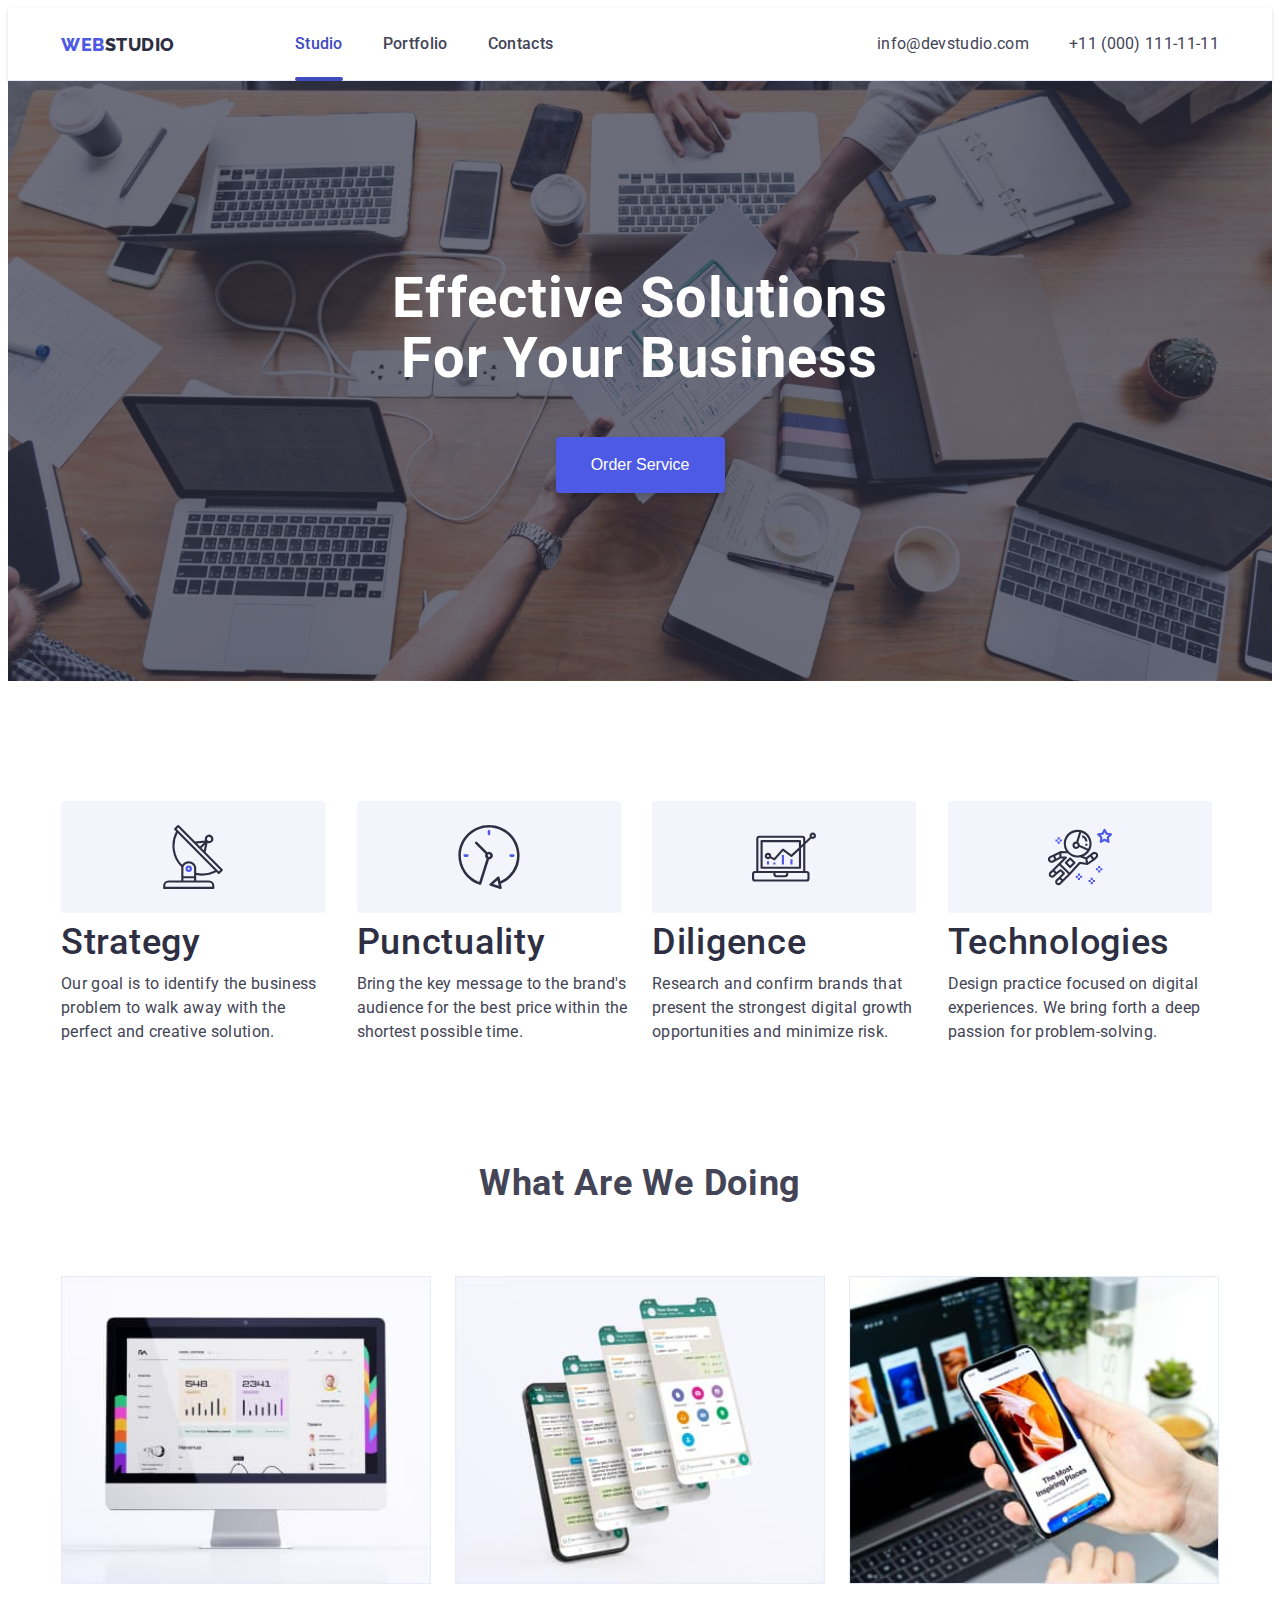
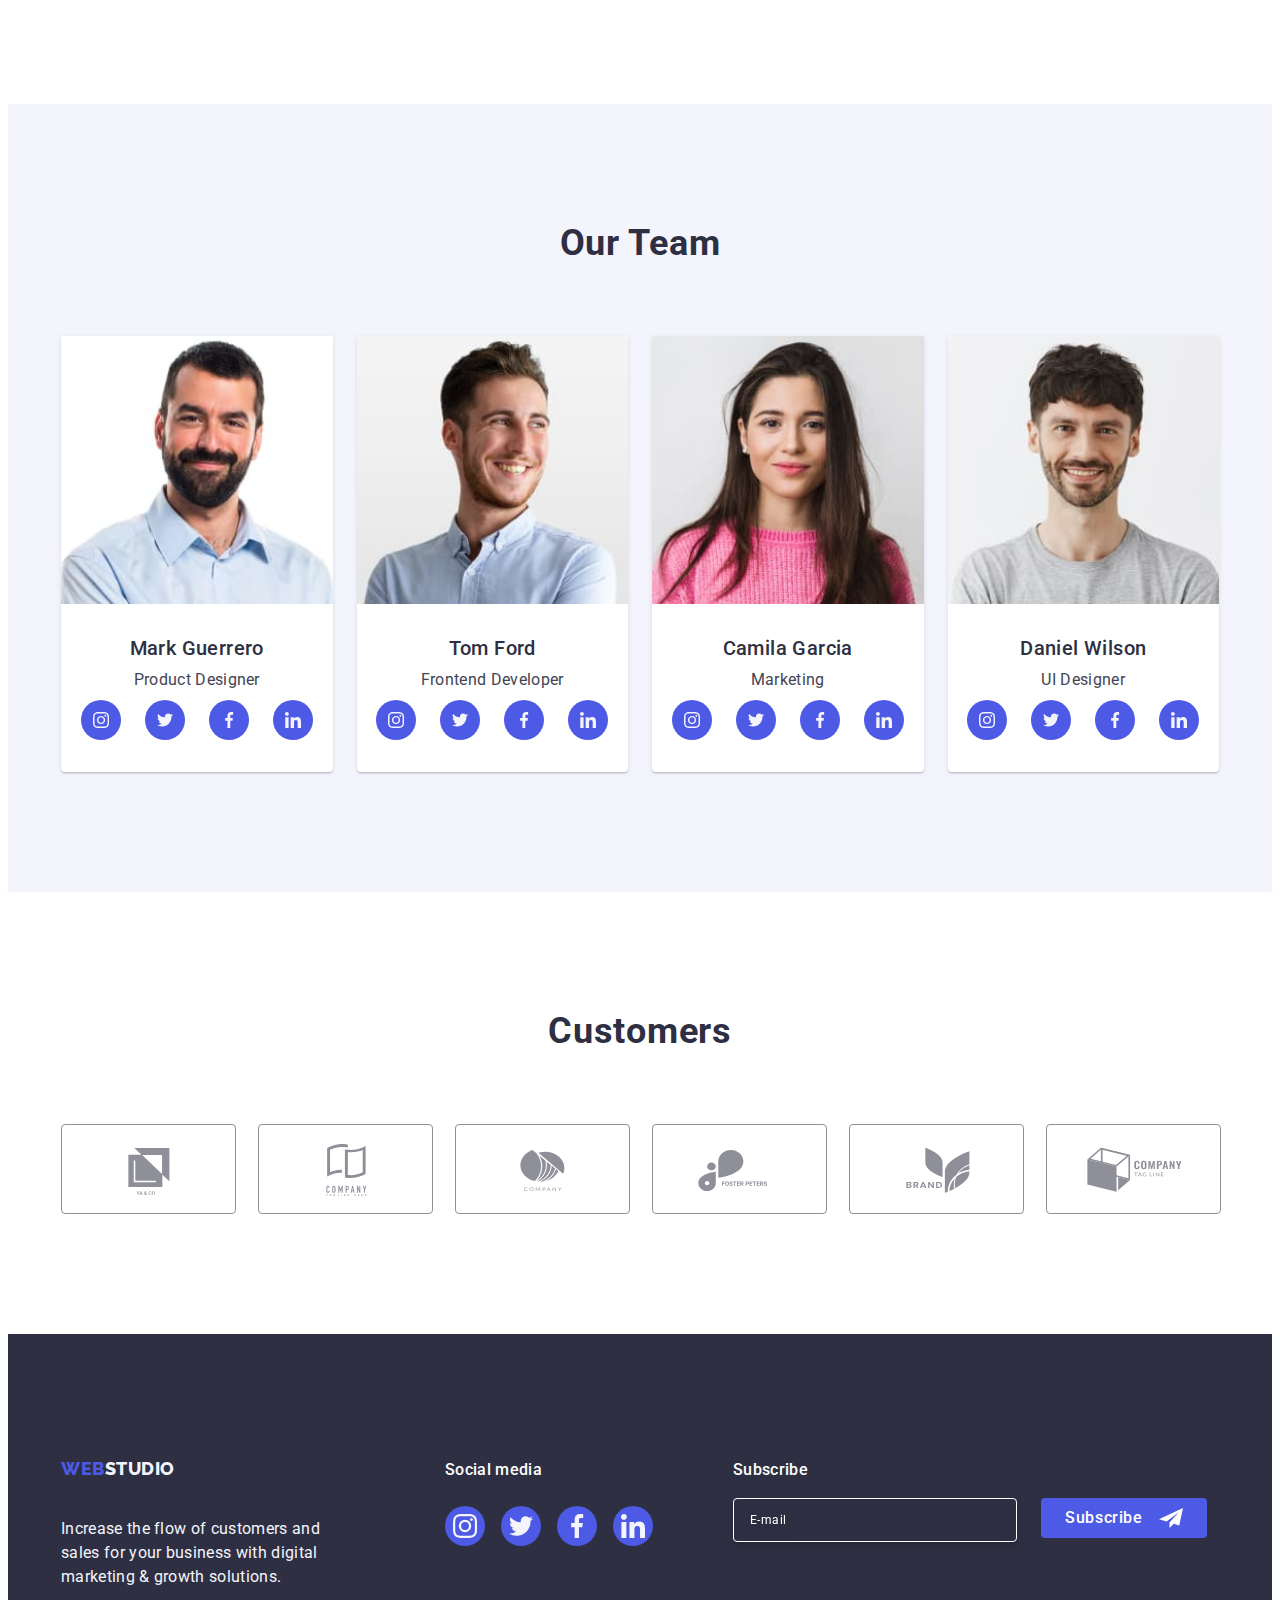
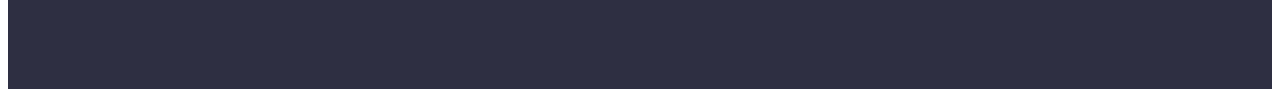
<file: index.html>
<!DOCTYPE html>
<html lang="en">
  <head>
    <meta charset="UTF-8" />
    <meta name="viewport" content="width=device-width, initial-scale=1.0" />
    <title>WebStudio</title>
    <link rel="preconnect" href="https://fonts.googleapis.com" />
    <link rel="preconnect" href="https://fonts.gstatic.com" crossorigin />
    <link rel="shortcut icon" href="./images/Logo.svg" type="image/x-icon" />

    <link
      rel="stylesheet"
      href="https://cdnjs.cloudflare.com/ajax/libs/modern-normalize/2.0.0/modern-normalize.min.css"
      integrity="sha512-4xo8blKMVCiXpTaLzQSLSw3KFOVPWhm/TRtuPVc4WG6kUgjH6J03IBuG7JZPkcWMxJ5huwaBpOpnwYElP/m6wg=="
      crossorigin="anonymous"
      referrerpolicy="no-referrer"
    />

    <link
      href="https://fonts.googleapis.com/css2?family=Raleway:wght@800&family=Roboto:wght@400;500;700;900&display=swap"
      rel="stylesheet"
    />

    <link rel="stylesheet" href="./css/styles.css" />
    <link rel="stylesheet" href="./css/media.css" />
  </head>
  <body>
    <!--? Header -->
    <header class="header-border">
      <div class="container header-wrap">
        <nav class="header-nav">
          <a class="nav-logo" href="./index.html">Web<span class="logo-style">Studio</span></a>
          <ul class="header-list list">
            <li><a class="header-nav-link active" href="./index.html">Studio</a></li>
            <li><a class="header-nav-link" href="./portfolio.html">Portfolio</a></li>
            <li><a class="header-nav-link" href="">Contacts</a></li>
          </ul>
        </nav>

        <address class="header-contacts">
          <ul class="header-list list">
            <li>
              <a class="contacts" href="mailto:info@devstudio.com">info@devstudio.com</a>
            </li>
            <li><a class="contacts" href="tel:+110001111111">+11 (000) 111-11-11</a></li>
          </ul>
        </address>
        <button class="mob-menu-open" data-menu-open type="button">
          <svg width="32" height="32">
            <use class="mob-menu-icon" href="./images/icons.svg#icon-mob-menu"></use>
          </svg>
        </button>

        <div class="mob-menu is-hidden" data-menu>
          <button class="mob-menu-close-btn" data-menu-close type="button">
            <svg class="mob-menu-cls-icon" width="8" height="8">
              <use href="./images/icons.svg#icon-close-black"></use>
            </svg>
          </button>
          <div>
            <ul class="mob-list-top list">
              <li><a class="mob-nav-link active" href="./index.html">Studio</a></li>
              <li><a class="mob-nav-link" href="./portfolio.html">Portfolio</a></li>
              <li><a class="mob-nav-link" href="">Contacts</a></li>
            </ul>
          </div>
          <div>
            <address class="mob-contacts">
              <ul class="mob-list list">
                <li>
                  <a class="mob-menu-contacts" href="mailto:info@devstudio.com">info@devstudio.com</a>
                </li>
                <li><a class="mob-menu-contacts" href="tel:+110001111111">+11 (000) 111-11-11</a></li>
              </ul>
            </address>
            <ul class="mob-menu-social-link">
              <li class="mob-menu-social-item">
                <a
                  class="social-item-link"
                  href="https://www.instagram.com/"
                  target="_blank"
                  rel="noreferrer noopener nofollow"
                  ><svg width="24" height="24" class="social-icon">
                    <use href="./images/icons.svg#icon-instagram"></use></svg
                ></a>
              </li>
              <li class="mob-menu-social-item">
                <a class="social-item-link" href="" rel="noreferrer noopener nofollow"
                  ><svg width="24" height="24" class="social-icon">
                    <use href="./images/icons.svg#icon-twitter"></use></svg
                ></a>
              </li>
              <li class="mob-menu-social-item">
                <a class="social-item-link" href="">
                  <svg width="24" height="24" class="social-icon">
                    <use href="./images/icons.svg#icon-facebook"></use>
                  </svg>
                </a>
              </li>
              <li class="mob-menu-social-item">
                <a class="social-item-link" href="">
                  <svg width="24" height="24" class="social-icon">
                    <use href="./images/icons.svg#icon-linkedin"></use>
                  </svg>
                </a>
              </li>
            </ul>
          </div>
        </div>
      </div>
    </header>

    <!--? Main -->
    <main>
      <!--? Section Hero -->
      <section class="hero">
        <div class="container">
          <h1 class="hero-title">Effective Solutions for Your Business</h1>
          <button class="main-btn" type="button" data-modal-open>Order Service</button>
        </div>
      </section>

      <!--? Features -->
      <section class="features section">
        <div class="container">
          <h2 class="visually-hidden">features</h2>
          <ul class="features-list list">
            <li class="features-item">
              <div class="features-icon">
                <svg width="64" height="64">
                  <use href="./images/icons.svg#icon-antenna"></use>
                </svg>
              </div>
              <h3 class="features-title">Strategy</h3>
              <p class="features-text">
                Our goal is to identify the business problem to walk away with the perfect and
                creative solution.
              </p>
            </li>
            <li class="features-item">
              <div class="features-icon">
                <svg width="64" height="64">
                  <use href="./images/icons.svg#icon-clock"></use>
                </svg>
              </div>
              <h3 class="features-title">Punctuality</h3>
              <p class="features-text">
                Bring the key message to the brand's audience for the best price within the shortest
                possible time.
              </p>
            </li>
            <li class="features-item">
              <div class="features-icon">
                <svg width="64" height="64">
                  <use href="./images/icons.svg#icon-diagram"></use>
                </svg>
              </div>
              <h3 class="features-title">Diligence</h3>
              <p class="features-text">
                Research and confirm brands that present the strongest digital growth opportunities
                and minimize risk.
              </p>
            </li>
            <li class="features-item">
              <div class="features-icon">
                <svg width="64" height="64">
                  <use href="./images/icons.svg#icon-astronaut"></use>
                </svg>
              </div>
              <h3 class="features-title">Technologies</h3>
              <p class="features-text">
                Design practice focused on digital <br />
                experiences. We bring forth a deep passion for problem-solving.
              </p>
            </li>
          </ul>
        </div>
      </section>

      <!--? Portfolio -->
      <section class="portfolio section">
        <div class="container">
          <h2 class="portfolio-title center-title">What are we doing</h2>
          <ul class="portfolio-list list">
            <li class="portfolio-item">
              <img
                srcset="./images/computer.jpg 1x, ./images/computer-2x.jpg 2x"
                src="./images/computer.jpg"
                alt="computer"
                width="360"
              />
            </li>
            <li class="portfolio-item">
              <img
                srcset="./images/app.jpg 1x, ./images/app-2x.jpg 2x"
                src="./images/app.jpg"
                alt="app"
                width="360"
              />
            </li>
            <li class="portfolio-item">
              <img
                srcset="./images/phone.jpg 1x, ./images/phone-2x.jpg 2x"
                src="./images/phone.jpg"
                alt="phone"
                width="360"
              />
            </li>
          </ul>
        </div>
      </section>

      <!--? Team -->
      <section class="team section">
        <div class="container">
          <h2 class="team-title">Our Team</h2>
          <ul class="team-wrap list">
            <li class="team-item">
              <img
                srcset="./images/Mark_Guerrero.jpg 1x, ./images/Mark_Guerrero-2x.jpg 2x"
                src="./images/Mark_Guerrero.jpg"
                alt="Mark Guerrero"
                width="264"
              />
              <div class="card-container">
                <h3 class="team-member-title">Mark Guerrero</h3>
                <p class="team-text">Product Designer</p>
                <ul class="social-link">
                  <li class="social-item">
                    <a
                      class="social-item-link"
                      href="https://www.instagram.com/"
                      target="_blank"
                      rel="noreferrer noopener nofollow"
                      ><svg width="16" height="16" class="social-icon">
                        <use href="./images/icons.svg#icon-instagram"></use></svg
                    ></a>
                  </li>
                  <li class="social-item">
                    <a class="social-item-link" href="" rel="noreferrer noopener nofollow"
                      ><svg width="16" height="16" class="social-icon">
                        <use href="./images/icons.svg#icon-twitter"></use></svg
                    ></a>
                  </li>
                  <li class="social-item">
                    <a class="social-item-link" href="">
                      <svg width="16" height="16" class="social-icon">
                        <use href="./images/icons.svg#icon-facebook"></use>
                      </svg>
                    </a>
                  </li>
                  <li class="social-item">
                    <a class="social-item-link" href="">
                      <svg width="16" height="16" class="social-icon">
                        <use href="./images/icons.svg#icon-linkedin"></use>
                      </svg>
                    </a>
                  </li>
                </ul>
              </div>
            </li>
            <li class="team-item">
              <img
                srcset="./images/Tom_Ford.jpg 1x, ./images/Tom_Ford-2x.jpg 2x"
                src="./images/Tom_Ford.jpg"
                alt="Tom Ford"
                width="264"
              />
              <div class="card-container">
                <h3 class="team-member-title center-title">Tom Ford</h3>
                <p class="team-text">Frontend Developer</p>
                <ul class="social-link">
                  <li class="social-item">
                    <a
                      class="social-item-link"
                      href="https://www.instagram.com/"
                      target="_blank"
                      rel="noreferrer noopener nofollow"
                      ><svg width="16" height="16" class="social-icon">
                        <use href="./images/icons.svg#icon-instagram"></use></svg
                    ></a>
                  </li>
                  <li class="social-item">
                    <a class="social-item-link" href="" rel="noreferrer noopener nofollow"
                      ><svg width="16" height="16" class="social-icon">
                        <use href="./images/icons.svg#icon-twitter"></use></svg
                    ></a>
                  </li>
                  <li class="social-item">
                    <a class="social-item-link" href="">
                      <svg width="16" height="16" class="social-icon">
                        <use href="./images/icons.svg#icon-facebook"></use>
                      </svg>
                    </a>
                  </li>
                  <li class="social-item">
                    <a class="social-item-link" href="">
                      <svg width="16" height="16" class="social-icon">
                        <use href="./images/icons.svg#icon-linkedin"></use>
                      </svg>
                    </a>
                  </li>
                </ul>
              </div>
            </li>
            <li class="team-item">
              <img
                srcset="./images/Camila_Garcia.jpg 1x, ./images/Camila_Garcia-2x.jpg 2x"
                src="./images/Camila_Garcia.jpg"
                alt="Camila Garcia"
                width="264"
              />
              <div class="card-container">
                <h3 class="team-member-title center-title">Camila Garcia</h3>
                <p class="team-text">Marketing</p>
                <ul class="social-link">
                  <li class="social-item">
                    <a
                      class="social-item-link"
                      href="https://www.instagram.com/"
                      target="_blank"
                      rel="noreferrer noopener nofollow"
                      ><svg width="16" height="16" class="social-icon">
                        <use href="./images/icons.svg#icon-instagram"></use></svg
                    ></a>
                  </li>
                  <li class="social-item">
                    <a class="social-item-link" href="" rel="noreferrer noopener nofollow"
                      ><svg width="16" height="16" class="social-icon">
                        <use href="./images/icons.svg#icon-twitter"></use></svg
                    ></a>
                  </li>
                  <li class="social-item">
                    <a class="social-item-link" href="">
                      <svg width="16" height="16" class="social-icon">
                        <use href="./images/icons.svg#icon-facebook"></use>
                      </svg>
                    </a>
                  </li>
                  <li class="social-item">
                    <a class="social-item-link" href="">
                      <svg width="16" height="16" class="social-icon">
                        <use href="./images/icons.svg#icon-linkedin"></use>
                      </svg>
                    </a>
                  </li>
                </ul>
              </div>
            </li>
            <li class="team-item">
              <img
                srcset="./images/Daniel_Wilson.jpg 1x, ./images/Daniel_Wilson-2x.jpg 2x"
                src="./images/Daniel_Wilson.jpg"
                alt="Daniel Wilson"
                width="264"
              />
              <div class="card-container">
                <h3 class="team-member-title center-title">Daniel Wilson</h3>
                <p class="team-text">UI Designer</p>
                <ul class="social-link">
                  <li class="social-item">
                    <a
                      class="social-item-link"
                      href="https://www.instagram.com/"
                      target="_blank"
                      rel="noreferrer noopener nofollow"
                      ><svg width="16" height="16" class="social-icon">
                        <use href="./images/icons.svg#icon-instagram"></use></svg
                    ></a>
                  </li>
                  <li class="social-item">
                    <a class="social-item-link" href="" rel="noreferrer noopener nofollow"
                      ><svg width="16" height="16" class="social-icon">
                        <use href="./images/icons.svg#icon-twitter"></use></svg
                    ></a>
                  </li>
                  <li class="social-item">
                    <a class="social-item-link" href="">
                      <svg width="16" height="16" class="social-icon">
                        <use href="./images/icons.svg#icon-facebook"></use>
                      </svg>
                    </a>
                  </li>
                  <li class="social-item">
                    <a class="social-item-link" href="">
                      <svg width="16" height="16" class="social-icon">
                        <use href="./images/icons.svg#icon-linkedin"></use>
                      </svg>
                    </a>
                  </li>
                </ul>
              </div>
            </li>
          </ul>
        </div>
      </section>

      <section class="section customers">
        <div class="container">
          <h2 class="customers-title center-title">Customers</h2>
          <ul class="customers-list">
            <li class="customers-item">
              <a class="customers-link" href="">
                <svg class="customers-logo" width="110" height="56">
                  <use href="./images/icons.svg#icon-client1"></use>
                </svg>
              </a>
            </li>
            <li class="customers-item">
              <a class="customers-link" href="">
                <svg class="customers-logo" width="110" height="56">
                  <use href="./images/icons.svg#icon-client2"></use>
                </svg>
              </a>
            </li>
            <li class="customers-item">
              <a class="customers-link" href="">
                <svg class="customers-logo" width="110" height="56">
                  <use href="./images/icons.svg#icon-client3"></use>
                </svg>
              </a>
            </li>
            <li class="customers-item">
              <a class="customers-link" href="">
                <svg class="customers-logo" width="110" height="56">
                  <use href="./images/icons.svg#icon-client4"></use>
                </svg>
              </a>
            </li>
            <li class="customers-item">
              <a class="customers-link" href="">
                <svg class="customers-logo" width="110" height="56">
                  <use href="./images/icons.svg#icon-client5"></use>
                </svg>
              </a>
            </li>
            <li class="customers-item">
              <a class="customers-link" href="">
                <svg class="customers-logo" width="110" height="56">
                  <use href="./images/icons.svg#icon-client6"></use>
                </svg>
              </a>
            </li>
          </ul>
        </div>
      </section>
    </main>

    <!--? Footer -->
    <footer class="footer">
      <div class="container footer-wrap">
        <div class="footer-left">
          <a class="nav-logo footer-link" href="./index.html"
            >Web<span class="logo-style logo-footer">Studio</span></a
          >
          <p class="footer-text">
            Increase the flow of customers and sales for your business with digital marketing &#38;
            growth solutions.
          </p>
        </div>
        <div class="footer-social">
          <p class="footer-social-text">Social media</p>
          <ul class="social-link">
            <li class="social-item">
              <a
                class="social-item-link"
                href="https://www.instagram.com/"
                target="_blank"
                rel="noreferrer noopener nofollow"
                ><svg width="24" height="24" class="social-icon">
                  <use href="./images/icons.svg#icon-instagram"></use></svg
              ></a>
            </li>
            <li class="social-item">
              <a class="social-item-link" href="" rel="noreferrer noopener nofollow"
                ><svg width="24" height="24" class="social-icon">
                  <use href="./images/icons.svg#icon-twitter"></use></svg
              ></a>
            </li>
            <li class="social-item">
              <a class="social-item-link" href="">
                <svg width="24" height="24" class="social-icon">
                  <use href="./images/icons.svg#icon-facebook"></use>
                </svg>
              </a>
            </li>
            <li class="social-item">
              <a class="social-item-link" href="">
                <svg width="24" height="24" class="social-icon">
                  <use href="./images/icons.svg#icon-linkedin"></use>
                </svg>
              </a>
            </li>
          </ul>
        </div>
        <div class="subscribe-form">
          <p class="subscribe-title">Subscribe</p>
          <form class="modal-form">
            <label class="footer-social-text" for="client-email">
              <input
                class="subscribe-input"
                type="email"
                id="client-email"
                name="client-email"
                placeholder="E-mail"
            /></label>
            <button class="subscribe-btn" type="submit">
              Subscribe
              <svg class="btn-icon" width="24" height="24">
                <use href="./images/icons.svg#icon-telegram"></use>
              </svg>
            </button>
          </form>
        </div>
      </div>
    </footer>

    <div class="backdrop is-hidden" data-modal>
      <div class="modal">
        <button class="modal-close-btn" type="button" data-modal-close>
          <svg class="modal-cls-icon" width="8" height="8">
            <use href="./images/icons.svg#icon-close-black"></use>
          </svg>
        </button>
        <p class="modal-title">Leave your contacts and we will call you back</p>
        <form>
          <div class="modal-field">
            <label class="label" for="user-name">Name</label>
            <div class="modal-input-wrap">
              <input class="modal-input" type="text" id="user-name" name="user-name" required />
              <svg class="modal-icon" width="18" height="24">
                <use href="./images/icons.svg#icon-name"></use>
              </svg>
            </div>
          </div>
          <div class="modal-field">
            <label class="label" for="user-phone">Phone</label>
            <div class="modal-input-wrap">
              <input class="modal-input" type="tel" id="user-phone" name="user-phone" required />
              <svg class="modal-icon" width="18" height="24">
                <use href="./images/icons.svg#icon-phone"></use>
              </svg>
            </div>
          </div>
          <div class="modal-field">
            <label class="label" for="user-email">Email</label>
            <div class="modal-input-wrap">
              <input class="modal-input" type="email" id="user-email" name="user-email" required />
              <svg class="modal-icon" width="18" height="24">
                <use href="./images/icons.svg#icon-email"></use>
              </svg>
            </div>
          </div>
          <div class="modal-field textarea">
            <label class="label" for="user-comment">Comment</label>
            <textarea
              class="user-comment"
              name="user-comment"
              id="user-comment"
              placeholder="Text input"
            ></textarea>
          </div>
          <div class="checkbox-container">
            <input
              class="checkbox-input visually-hidden"
              type="checkbox"
              id="user-privacy"
              value="true"
              name="user-privacy"
              required
            />
            <label class="privacy-policy" for="user-privacy"
              ><span class="privacy-span"
                ><svg class="checkbox-icon" width="10" height="8">
                  <use href="./images/icons.svg#icon-check"></use>
                </svg> </span
              >I accept the terms and conditions of the
              <a class="privacy-link" href="">Privacy Policy</a></label
            >
          </div>
          <button class="modal-form-btn" type="submit">Send</button>
        </form>
      </div>
    </div>

    <script src="./js/mobile-menu.js"></script>
    <script src="./js/modal.js"></script>
  </body>
</html>
</file>
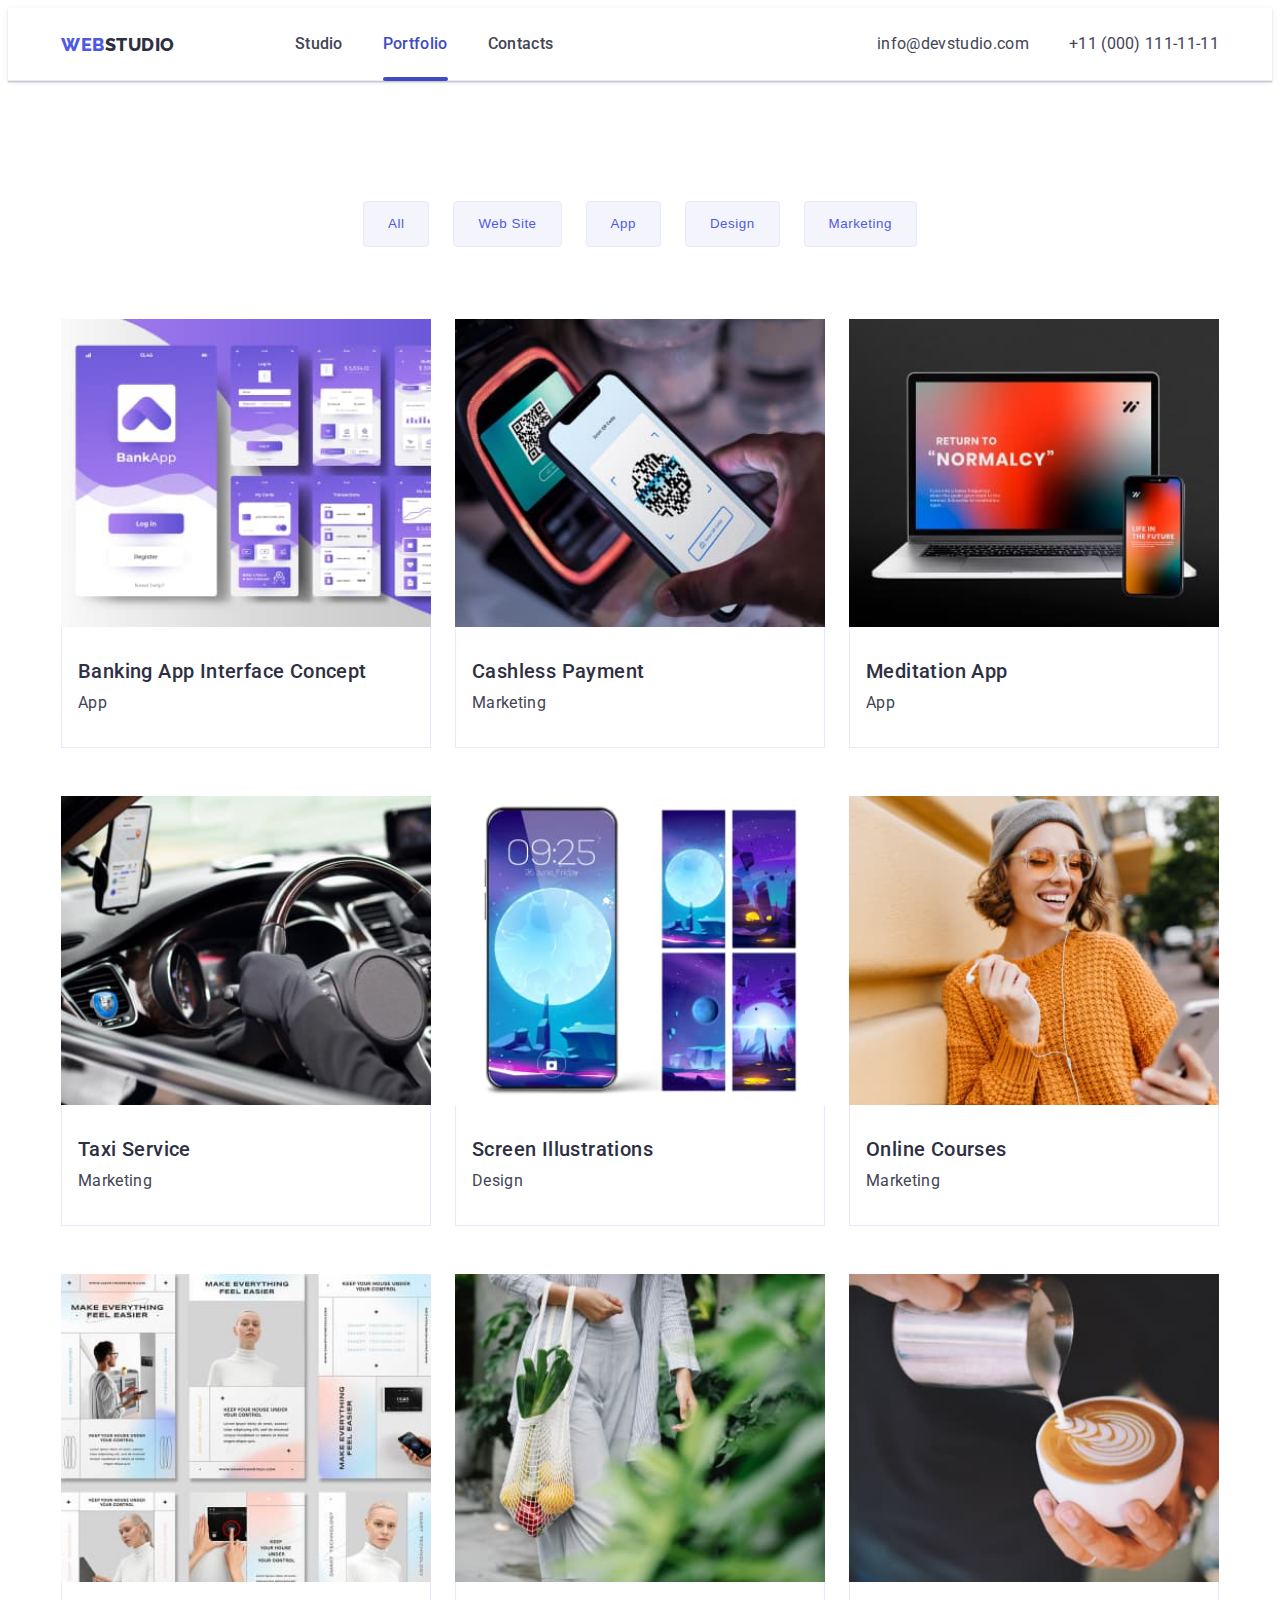
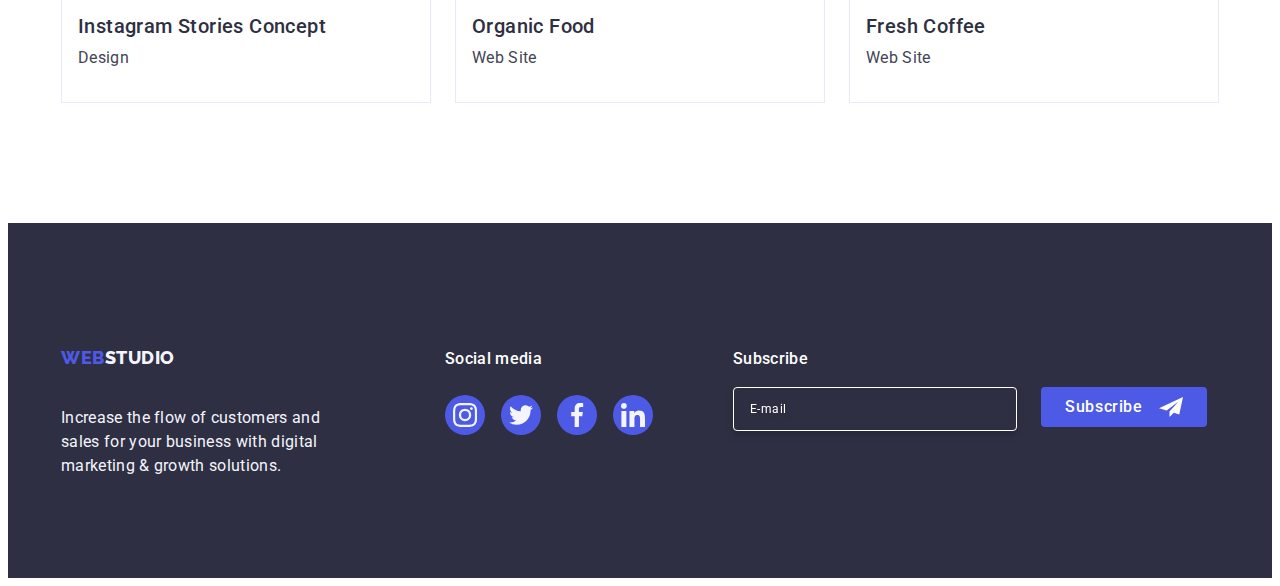
<file: portfolio.html>
<!DOCTYPE html>
<html lang="en">
  <head>
    <meta charset="UTF-8" />
    <meta name="viewport" content="width=device-width, initial-scale=1.0" />
    <title>WebStudio</title>
    <link rel="preconnect" href="https://fonts.googleapis.com" />
    <link rel="preconnect" href="https://fonts.gstatic.com" crossorigin />
    <link rel="shortcut icon" href="./images/Logo.svg" type="image/x-icon" />

    <link
      rel="stylesheet"
      href="https://cdnjs.cloudflare.com/ajax/libs/modern-normalize/2.0.0/modern-normalize.min.css"
      integrity="sha512-4xo8blKMVCiXpTaLzQSLSw3KFOVPWhm/TRtuPVc4WG6kUgjH6J03IBuG7JZPkcWMxJ5huwaBpOpnwYElP/m6wg=="
      crossorigin="anonymous"
      referrerpolicy="no-referrer"
    />

    <link
      href="https://fonts.googleapis.com/css2?family=Raleway:wght@800&family=Roboto:wght@400;500;700;900&display=swap"
      rel="stylesheet"
    />

    <link rel="stylesheet" href="./css/styles.css" />
    <link rel="stylesheet" href="./css/media.css">
  </head>
  <body>
    <!--? Header -->
    <header class="header-border">
      <div class="container header-wrap">
        <nav class="header-nav">
          <a class="nav-logo" href="./index.html">Web<span class="logo-style">Studio</span></a>
          <ul class="header-list list">
            <li><a class="header-nav-link" href="./index.html">Studio</a></li>
            <li><a class="header-nav-link active" href="./portfolio.html">Portfolio</a></li>
            <li><a class="header-nav-link" href="">Contacts</a></li>
          </ul>
        </nav>

        <address class="header-contacts">
          <ul class="header-list list">
            <li>
              <a class="contacts" href="mailto:info@devstudio.com">info@devstudio.com</a>
            </li>
            <li><a class="contacts" href="tel:+110001111111">+11 (000) 111-11-11</a></li>
          </ul>
        </address>
      </div>
    </header>

    <main>
      <section class="section services">
        <div class="container">
          <h1 class="visually-hidden">Services</h1>
          <ul class="services-btns list display-flex">
            <li>
              <button class="list-btn" type="button">All</button>
            </li>
            <li>
              <button class="list-btn" type="button">Web Site</button>
            </li>
            <li>
              <button class="list-btn" type="button">App</button>
            </li>
            <li>
              <button class="list-btn" type="button">Design</button>
            </li>
            <li>
              <button class="list-btn" type="button">Marketing</button>
            </li>
          </ul>

          <ul class="services-list list display-flex">
            <li class="services-item">
              <a class="services-link" href="">
                <div class="services-cover-wrap">
                  <img
                    src="./images/baking_app.jpg"
                    alt="Banking App Interface Concept"
                    width="360"
                  />
                  <p class="services-cover-text">
                    14 Stylish and User-Friendly App Design Concepts · Task Manager App · Calorie
                    Tracker App · Exotic Fruit Ecommerce App · Cloud Storage App
                  </p>
                </div>
                <div class="services-text-container">
                  <h2 class="services-title">Banking App Interface Concept</h2>
                  <p class="services-text">App</p>
                </div>
              </a>
            </li>
            <li class="services-item">
              <a class="services-link" href="">
                <div class="services-cover-wrap">
                  <img src="./images/cashless_payment.jpg" alt="Cashless Payment" width="360" />
                  <p class="services-cover-text">
                    14 Stylish and User-Friendly App Design Concepts · Task Manager App · Calorie
                    Tracker App · Exotic Fruit Ecommerce App · Cloud Storage App
                  </p>
                </div>
                <div class="services-text-container">
                  <h2 class="services-title">Cashless Payment</h2>
                  <p class="services-text">Marketing</p>
                </div>
              </a>
            </li>
            <li class="services-item">
              <a class="services-link" href="">
                <div class="services-cover-wrap">
                  <img src="./images/meditation_app.jpg" alt="Meditation App" width="360" />
                  <p class="services-cover-text">
                    14 Stylish and User-Friendly App Design Concepts · Task Manager App · Calorie
                    Tracker App · Exotic Fruit Ecommerce App · Cloud Storage App
                  </p>
                </div>
                <div class="services-text-container">
                  <h2 class="services-title">Meditation App</h2>
                  <p class="services-text">App</p>
                </div>
              </a>
            </li>
            <li class="services-item">
              <a class="services-link" href="">
                <div class="services-cover-wrap">
                  <img src="./images/taxi_service.jpg" alt="Taxi Service" width="360" />
                  <p class="services-cover-text">
                    14 Stylish and User-Friendly App Design Concepts · Task Manager App · Calorie
                    Tracker App · Exotic Fruit Ecommerce App · Cloud Storage App
                  </p>
                </div>
                <div class="services-text-container">
                  <h2 class="services-title">Taxi Service</h2>
                  <p class="services-text">Marketing</p>
                </div>
              </a>
            </li>
            <li class="services-item">
              <a class="services-link" href="">
                <div class="services-cover-wrap">
                  <img
                    src="./images/screen_ilustrations.jpg"
                    alt="Screen Illustrations"
                    width="360"
                  />
                  <p class="services-cover-text">
                    14 Stylish and User-Friendly App Design Concepts · Task Manager App · Calorie
                    Tracker App · Exotic Fruit Ecommerce App · Cloud Storage App
                  </p>
                </div>
                <div class="services-text-container">
                  <h2 class="services-title">Screen Illustrations</h2>
                  <p class="services-text">Design</p>
                </div>
              </a>
            </li>
            <li class="services-item">
              <a class="services-link" href="">
                <div class="services-cover-wrap">
                  <img src="./images/online_courses.jpg" alt="Online Courses" width="360" />
                  <p class="services-cover-text">
                    14 Stylish and User-Friendly App Design Concepts · Task Manager App · Calorie
                    Tracker App · Exotic Fruit Ecommerce App · Cloud Storage App
                  </p>
                </div>
                <div class="services-text-container">
                  <h2 class="services-title">Online Courses</h2>
                  <p class="services-text">Marketing</p>
                </div>
              </a>
            </li>
            <li class="services-item">
              <a class="services-link" href="">
                <div class="services-cover-wrap">
                  <img
                    src="./images/ig_st_concept.jpg"
                    alt="Instagram Stories Concept"
                    width="360"
                  />
                  <p class="services-cover-text">
                    14 Stylish and User-Friendly App Design Concepts · Task Manager App · Calorie
                    Tracker App · Exotic Fruit Ecommerce App · Cloud Storage App
                  </p>
                </div>
                <div class="services-text-container">
                  <h2 class="services-title">Instagram Stories Concept</h2>
                  <p class="services-text">Design</p>
                </div>
              </a>
            </li>
            <li class="services-item">
              <a class="services-link" href="">
                <div class="services-cover-wrap">
                  <img src="./images/organic_food.jpg" alt="Organic Food" width="360" />
                  <p class="services-cover-text">
                    14 Stylish and User-Friendly App Design Concepts · Task Manager App · Calorie
                    Tracker App · Exotic Fruit Ecommerce App · Cloud Storage App
                  </p>
                </div>
                <div class="services-text-container">
                  <h2 class="services-title">Organic Food</h2>
                  <p class="services-text">Web Site</p>
                </div>
              </a>
            </li>
            <li class="services-item">
              <a class="services-link" href="">
                <div class="services-cover-wrap">
                  <img src="./images/fresh_coffee.jpg" alt="Fresh Coffee" width="360" />
                  <p class="services-cover-text">
                    14 Stylish and User-Friendly App Design Concepts · Task Manager App · Calorie
                    Tracker App · Exotic Fruit Ecommerce App · Cloud Storage App
                  </p>
                </div>
                <div class="services-text-container">
                  <h2 class="services-title">Fresh Coffee</h2>
                  <p class="services-text">Web Site</p>
                </div>
              </a>
            </li>
          </ul>
        </div>
      </section>
    </main>

    <!--? Footer -->
    <footer class="footer">
      <div class="container footer-wrap">
        <div class="footer-left">
          <a class="nav-logo footer-link" href="./index.html"
            >Web<span class="logo-style logo-footer">Studio</span></a
          >
          <p class="footer-text">
            Increase the flow of customers and sales for your business with digital marketing &#38;
            growth solutions.
          </p>
        </div>
        <div class="footer-social">
          <p class="footer-social-text">Social media</p>
          <ul class="social-link">
            <li class="social-item">
              <a
                class="social-item-link"
                href="https://www.instagram.com/"
                target="_blank"
                rel="noreferrer noopener nofollow"
                ><svg width="24" height="24" class="social-icon">
                  <use href="./images/icons.svg#icon-instagram"></use></svg
              ></a>
            </li>
            <li class="social-item">
              <a class="social-item-link" href="" rel="noreferrer noopener nofollow"
                ><svg width="24" height="24" class="social-icon">
                  <use href="./images/icons.svg#icon-twitter"></use></svg
              ></a>
            </li>
            <li class="social-item">
              <a class="social-item-link" href="">
                <svg width="24" height="24" class="social-icon">
                  <use href="./images/icons.svg#icon-facebook"></use>
                </svg>
              </a>
            </li>
            <li class="social-item">
              <a class="social-item-link" href="">
                <svg width="24" height="24" class="social-icon">
                  <use href="./images/icons.svg#icon-linkedin"></use>
                </svg>
              </a>
            </li>
          </ul>
        </div>
        <div class="subscribe-form">
          <p class="subscribe-title">Subscribe</p>
          <form class="modal-form">
            <label class="footer-social-text" for="client-email">
              <input
                class="subscribe-input"
                type="email"
                id="client-email"
                name="client-email"
                placeholder="E-mail"
            /></label>
            <button class="subscribe-btn" type="submit">
              Subscribe
              <svg class="btn-icon" width="24" height="24">
                <use href="./images/icons.svg#icon-telegram"></use>
              </svg>
            </button>
          </form>
        </div>
      </div>
    </footer>
  </body>
</html>
</file>
<file: css/styles.css>
:root {
  /*! -------------COLORS START------------- */

  --main-bcg-color: #ffffff;
  --color-iris: #4d5ae5;
  --color-ocean: #404bbf;
  --color-navy-blue: #2e2f42;
  --color-green: #31d0aa;
  --color-slate: #434455;
  --color-light-slate: #8e8f99;
  --color-cornflower: #e7e9fc;
  --color-cloud: #f4f4fd;
  --color-navy-blue-modal: #2e2f42;
  --color-grey: #2e2f42;
  --color-dairy: #fcfcfc;
  --color-white: #ffffff;
}

/*! -------------COLORS END-------------*/

/*! -------------MAIN STYLES START-------------*/
br {
  display: none;
}
textarea,
input {
  font-family: inherit;
  outline: none;
}

.container {
  max-width: 428px;
  margin: 0 auto;
  padding: 0 15px;
}

.header-border {
  box-shadow: 0px 2px 1px rgba(46, 47, 66, 0.08), 0px 1px 1px rgba(46, 47, 66, 0.16),
    0px 1px 6px rgba(46, 47, 66, 0.08);
  border-bottom: 1px solid var(--color-cornflower);
}

body {
  font-family: 'Roboto', sans-serif;
  background-color: var(--main-bcg-color);
  color: var(--color-slate);
  line-height: 1.5;
}

img {
  display: block;
  width: 100%;
}

ul,
ol {
  padding-left: 0;
  margin-top: 0;
  margin-bottom: 0;
}

ul {
  list-style: none;
}

p,
h1,
h2,
h3,
h4,
h5,
h6 {
  margin-top: 0;
  margin-bottom: 0;
}

h1 {
  color: var(--main-bcg-color);
  font-size: 32px;
  line-height: 1.11;
  letter-spacing: 0.02em;
  max-width: 320px;
  margin: 0 auto;
  margin-bottom: 72px;
  text-transform: capitalize;
}

h2 {
  font-size: 36px;
  line-height: 1.11;
  letter-spacing: 0.02em;
}

h3 {
  color: var(--color-navy-blue);
  letter-spacing: 0.02em;
  text-align: center;
  font-size: 20px;
  font-weight: 700;
  line-height: 1.1;
  text-transform: capitalize;
}

a {
  text-decoration: none;
  display: block;
  color: inherit;
}

address {
  font-style: normal;
}

button {
  cursor: pointer;
  border: 0;
}

span {
  color: var(--color-navy-blue);
}

.visually-hidden {
  position: absolute;
  width: 1px;
  height: 1px;
  margin: -1px;
  border: 0;
  padding: 0;
  white-space: nowrap;
  clip-path: inset(100%);
  clip: rect(0 0 0 0);
  overflow: hidden;
}
.center-title {
  text-align: center;
}

.section {
  padding: 96px 0;
  /* text-align: center; */
}

.list {
  list-style: none;
}

/*! -------------MAIN STYLES END-------------*/

/*! -------------HEADER START-------------*/

.header-wrap {
  display: flex;
}

.header-nav {
  display: flex;
  align-items: center;
}

.header-nav-link:hover {
  color: var(--color-ocean);
}

.nav-logo {
  margin-right: 76px;
}

.header-list {
  display: none;
  margin-left: auto;
}

.header-contacts {
  margin-left: auto;
}

.nav-logo {
  font-family: 'Raleway', sans-serif;
  font-weight: 800;
  font-size: 18px;
  line-height: 1.17;
  letter-spacing: 0.03em;
  text-transform: uppercase;
  color: var(--color-iris);
  padding: 24px 0 22px 0;
}

.mob-nav-link {
  font-weight: 500;
  position: relative;
  letter-spacing: 0.02em;
  color: var(--color-navy-blue);
  padding: 24px 0;
  transition: color 250ms cubic-bezier(0.4, 0, 0.2, 1);
  display: inline-block;
}
.mob-list-top {
  display: flex;
  flex-direction: column;
  gap: 20px;
  padding-top: 80px;
}
.mob-list {
  gap: 20px;
}
.mob-nav-link {
  padding: 0;
  font-size: 25px;
}

.active {
  color: var(--color-ocean);
  position: relative;
}

.nav-link:hover,
.nav-link:active,
.nav-link:focus,
.contacts:hover,
.contacts:focus {
  color: var(--color-ocean);
}

.contacts {
  letter-spacing: 0.02em;
  color: var(--color-slate);
  transition: color 250ms cubic-bezier(0.4, 0, 0.2, 1);
}
.mob-contacts > .mob-list {
  flex-direction: column-reverse;
}
.mob-contacts .mob-list > :last-child a {
  font-size: 28px;
  color: var(--color-ocean);
  font-weight: 700;
}
.mob-menu-contacts {
  font-size: 20px;
  color: var(--color-slate);
}

.mob-menu-icon {
  fill: transparent;
  stroke: var(--color-navy-blue);
}
.mob-menu-open {
  background-color: transparent;
}

.mob-menu {
  position: fixed;
  top: 0;
  left: 0;
  z-index: 20;
  width: 100vw;
  height: 100vh;
  background-color: var(--color-white);
  padding: 20px;
  display: flex;
  flex-direction: column;
  justify-content: space-between;
  overflow: auto;
  transition: 350ms;
}

/*! -------------HEADER END-------------*/

/*? __________________MAIN SECTION */

/*! -------------HERO START-------------*/

.hero-title {
  text-align: center;
}

.main-btn {
  color: var(--main-bcg-color);
  font-size: 16px;
  font-weight: 500;
  line-height: 1.5;
  padding: 16px 32px;
  background-color: var(--color-iris);
  border-radius: 4px;
  box-shadow: 0px 4px 4px 0px rgba(0, 0, 0, 0.15);
  display: block;
  margin: 0 auto;
  min-width: 169px;
  transition: background-color 250ms cubic-bezier(0.4, 0, 0.2, 1);
}

.main-btn:hover {
  background-color: var(--color-ocean);
}

.main-btn:focus {
  background-color: var(--color-ocean);
}

.hero {
  background-color: var(--color-navy-blue);
  background-image: linear-gradient(rgba(46, 47, 66, 0.7), rgba(46, 47, 66, 0.7)),
    url(../images/hero-img-mob.jpg);
  background-repeat: no-repeat;
  padding: 112px 0;
  /* background-size: 100% 100%; */
  background-size: cover;
  background-position: center;
  max-width: 100%;
  margin: 0 auto;
}

@media (min-device-ratio: 2), (min-resolution: 192dpi), (min-resolution: 2dppx) {
  .hero {
    background-image: linear-gradient(rgba(46, 47, 66, 0.7), rgba(46, 47, 66, 0.7)),
      url(../images/hero-img-mob-2x.jpg);
  }
}

.hero .container {
  max-width: 1440px;
}

/*! -------------HERO END-------------*/

/*! -------------FEATURES START-------------*/

.features-title {
  margin-bottom: 8px;
  text-align: center;
  font-size: 32px;
}

.features-text {
  color: var(--color-slate);
  line-height: 1.5;
  letter-spacing: 0.02em;
  margin: 0;
  font-size: 12px;
  font-weight: 500;
}

.features-list {
  text-align: start;
  display: flex;
  flex-direction: column;
  gap: 72px;
}

.features-item {
  width: 100%;
}

.features-icon {
  display: none;
}

/*! -------------FEATURES END-------------*/

/*! -------------PORTFOLIO START-------------*/

.portfolio {
  display: none;
}

/*! -------------PORTFOLIO END-------------*/

/*! -------------TEAM START-------------*/

.team-wrap {
  display: flex;
  flex-wrap: wrap;
  gap: 72px;
}

.team > .container {
  max-width: 296px;
}

.team {
  background-color: var(--color-cloud);
}

.team-title {
  color: var(--color-navy-blue);
  text-align: center;
  font-size: 36px;
  line-height: 1.11;
  letter-spacing: 0.02em;
  margin-bottom: 72px;
  text-transform: capitalize;
}

.team-item {
  background-color: var(--main-bcg-color);
  border-radius: 0px 0px 4px 4px;
  box-shadow: 0px 2px 1px 0px rgba(46, 47, 66, 0.08), 0px 1px 1px 0px rgba(46, 47, 66, 0.16),
    0px 1px 6px 0px rgba(46, 47, 66, 0.08);
  position: relative;
  overflow: hidden;
}

.team-member-title {
  margin-bottom: 8px;
}

.team-text {
  color: var(--color-slate);
  text-align: center;
  line-height: 1.5;
  letter-spacing: 0.02em;
}

.card-container {
  padding: 32px 0;
}

.social-link {
  display: flex;
  gap: 24px;
  align-items: center;
  margin-top: 8px;
  justify-content: center;
}
.mob-menu-social-link {
  display: flex;
  align-items: center;
  margin-top: 48px;
  justify-content: space-between;
}

.social-item {
  width: 40px;
  height: 40px;
  border-radius: 50%;
}

.social-item-link {
  padding: 20px;
  border-radius: 50%;
  background-color: var(--color-iris);
  display: flex;
  align-items: center;
  justify-content: center;
  transition: background-color 250ms cubic-bezier(0.4, 0, 0.2, 1);
}

.social-item-link:is(:hover, :focus) {
  background-color: var(--color-ocean);
}

.social-icon {
  fill: var(--color-cloud);
  position: absolute;
}

/*! -------------TEAM END-------------*/

.customers-title {
  margin-bottom: 72px;
  color: var(--color-navy-blue-modal);
}

.customers-list {
  display: flex;
  flex-wrap: wrap;
  gap: 72px 16px;
}

.customers-item {
  width: calc((100% - 16px) / 2);
  position: relative;
}

.customers-link {
  transition: border-color 250ms cubic-bezier(0.4, 0, 0.2, 1),
    color 250ms cubic-bezier(0.4, 0, 0.2, 1);
  display: flex;
  align-items: center;
  justify-content: center;
  width: 100%;
  height: 88px;
  color: #8e8f99;
  border-radius: 4px;
  transition: border-color 250ms cubic-bezier(0.4, 0, 0.2, 1),
    color 250ms cubic-bezier(0.4, 0, 0.2, 1);
  border: 1px solid var(--lightslate, #8e8f99);
}

.customers-logo {
  fill: currentColor;
}

.customers-link:is(:hover, :focus) {
  border-radius: 4px;
  border: 1px solid var(--color-ocean);
  color: var(--color-ocean);
}

.footer-wrap {
  display: flex;
  align-items: baseline;
  flex-wrap: wrap;
}

.footer {
  background-color: var(--color-navy-blue);
  padding: 100px 0;
}

.footer-text {
  color: var(--color-cloud);
  line-height: 1.5;
  letter-spacing: 0.02em;
  max-width: 264px;
  margin: 0 auto;
}

.logo-footer {
  color: var(--color-cloud);
}

.footer-link {
  display: inline-block;
  margin-bottom: 16px;
  text-align: center;
}

.footer-left {
  display: flex;
  flex-wrap: wrap;
  flex-direction: column;
  margin: 0 auto;
}

.footer-social {
  display: flex;
  flex-wrap: wrap;
  flex-direction: column;
  margin: auto;
}

.subscribe-title,
.footer-social-text {
  color: var(--color-white);
  font-weight: 500;
  line-height: 1.5;
  letter-spacing: 0.02em;
  margin-bottom: 16px;
  margin-top: 72px;
  text-align: center;
}

.modal-form > .footer-social-text {
  margin: 0;
}

.footer-social .social-link {
  padding-left: 0;
  gap: 16px;
}

.footer .social-item-link:is(:hover, :focus) {
  background-color: var(--color-green);
}

/*! -------------PORTFOLIO PAGE__/START-------------*/

.list-btn {
  border-radius: 4px;
  border: 1px solid var(--color-cornflower);
  background-color: var(--color-cloud);
  color: var(--color-iris);
  letter-spacing: 0.04em;
  line-height: 1.5;
  padding: 12px 24px;
  transition: color 250ms cubic-bezier(0.4, 0, 0.2, 1),
    background-color 250ms cubic-bezier(0.4, 0, 0.2, 1),
    border-color 250ms cubic-bezier(0.4, 0, 0.2, 1), box-shadow 250ms cubic-bezier(0.4, 0, 0.2, 1);
}

.list-btn:is(:hover, :focus) {
  background-color: var(--color-ocean);
  color: var(--main-bcg-color);
  box-shadow: 0px 3px 1px rgba(0, 0, 0, 0.1), 0px 2px 1px rgba(0, 0, 0, 0.08),
    0px 2px 2px rgba(0, 0, 0, 0.12);
}

.services {
  padding: 96px 0 120px 0;
}

.services-title {
  color: var(--color-navy-blue);
  font-size: 20px;
  font-weight: 500;
  line-height: 1.2;
  letter-spacing: 0.02em;
  margin-bottom: 8px;
}

.services-text {
  color: var(--color-slate);
  line-height: 1.5;
  letter-spacing: 0.02em;
}

.services-list {
  display: flex;
  flex-wrap: wrap;
  gap: 48px 24px;
}
.services-link {
  transition: box-shadow 250ms cubic-bezier(0.4, 0, 0.2, 1);
}
.services-link:is(:hover, :focus) {
  box-shadow: 0px 1px 6px rgba(46, 47, 66, 0.08), 0px 1px 1px rgba(46, 47, 66, 0.16),
    0px 2px 1px rgba(46, 47, 66, 0.08);
}

.services-item {
  width: calc((100% - 2 * 24px) / 3);
  background: var(--color-white);
  text-align: left;
  transition: box-shadow 250ms cubic-bezier(0.4, 0, 0.2, 1);
}

.services-btns {
  margin-bottom: 72px;
  display: flex;
  justify-content: center;
  gap: 24px;
}

.services-cover-wrap {
  position: relative;
  overflow: hidden;
}

.services-link:hover .services-cover-text,
.services-link:focus .services-cover-text {
  transform: translateY(0%);
}

.services-cover-text {
  color: var(--color-cloud);
  font-size: 14px;
  text-align: center;
  position: absolute;
  top: 0;
  font-size: 16px;
  line-height: 1.5;
  letter-spacing: 0.02em;
  padding: 40px 32px;
  background-color: var(--color-iris);
  width: 100%;
  height: 100%;
  transform: translateY(100%);
  transition: transform 250ms cubic-bezier(0.4, 0, 0.2, 1);
}

.sorting-btn:hover,
.sorting-btn:focus {
  border: 1px solid transparent;
}

.services-text-container {
  padding: 32px 16px;
  border: 1px solid var(--color-cornflower);
  border-top: none;
}

/*! -------------PORTFOLIO PAGE__/END-------------*/

.backdrop {
  position: fixed;
  width: 100%;
  height: 100%;
  background-color: rgba(46, 47, 66, 0.4);
  top: 0;
  transition: opacity 250ms cubic-bezier(0.4, 0, 0.2, 1),
    visibility 250ms cubic-bezier(0.4, 0, 0.2, 1);
}

.modal {
  position: absolute;
  top: 50%;
  left: 50%;
  transform: translate(-50%, -50%) scale(1);
  width: 299px;
  min-height: 584px;
  border-radius: 4px;
  background-color: #fcfcfc;
  transition: transform 250ms cubic-bezier(0.4, 0, 0.2, 1);
  box-shadow: 0px 1px 1px rgba(0, 0, 0, 0.14), 0px 1px 3px rgba(0, 0, 0, 0.12),
    0px 2px 1px rgba(0, 0, 0, 0.2);
  padding: 72px 24px 24px;
}

.mob-menu-close-btn,
.modal-close-btn {
  padding: 0;
  display: flex;
  align-items: center;
  justify-content: center;
  width: 24px;
  height: 24px;
  position: absolute;
  top: 24px;
  right: 24px;
  border-radius: 50%;
  border: 1px solid rgba(0, 0, 0, 0.1);
  background-color: var(--color-cornflower);
  transition: background-color 250ms cubic-bezier(0.4, 0, 0.2, 1),
    border 250ms cubic-bezier(0.4, 0, 0.2, 1);
}

.modal-close-btn:hover,
.modal-close-btn:focus,
.modal-close-btn:active {
  background-color: var(--color-ocean);
  fill: var(--color-white);
  border: none;
}

.modal-cls-icon {
  transition: fill 250ms cubic-bezier(0.4, 0, 0.2, 1);
}

.backdrop.is-hidden .modal {
  transform: translate(-50%, -50%) scale(0);
}

.is-hidden {
  opacity: 0;
  visibility: hidden;
  pointer-events: none;
}

.modal-input-wrap {
  position: relative;
}

.modal-icon {
  fill: var(--color-navy-blue);
  position: absolute;
  left: 16px;
  top: 50%;
  transform: translateY(-50%);
  transition: fill 250ms cubic-bezier(0.4, 0, 0.2, 1);
}
.modal-input {
  padding-left: 38px;
  padding-right: 24px;
  height: 40px;
  width: 100%;
  border-radius: 4px;
  background-color: transparent;
  outline: transparent;
  border: 1px solid rgba(46, 47, 66, 0.4);
  box-shadow: 0px 5.444915294647217px 5.444915294647217px 0px rgba(0, 0, 0, 0.03);
  transition: border-color 250ms cubic-bezier(0.4, 0, 0.2, 1);
}

.modal-input span {
  padding-left: 16px;
}

.modal-field {
  margin-bottom: 8px;
}

.agree-text,
.modal-field label {
  color: var(--color-light-slate);
  font-size: 12px;
  line-height: 1.17;
  letter-spacing: 0.04em;
}

.modal-title {
  color: var(--color-navy-blue-modal);
  text-align: center;
  font-weight: 500;
  line-height: 1.5;
  letter-spacing: 0.02em;
  border-style: none;
  margin-bottom: 16px;
}

.user-comment:focus,
.modal-input:focus,
.modal-input:focus + .modal-icon {
  fill: var(--color-iris);
  border-color: var(--color-iris);
}

.user-comment {
  width: 100%;
  height: 120px;
  resize: none;
  border-radius: 4px;
  border: 1px solid rgba(46, 47, 66, 0.4);
  padding: 8px 16px;
  font-size: 12px;
  line-height: 1.17;
  letter-spacing: 0.04em;
  color: rgba(46, 47, 66, 0.4);
  background-color: transparent;
  outline: transparent;
  transition: border-color 250ms cubic-bezier(0.4, 0, 0.2, 1);
}

.user-comment::placeholder {
  color: rgba(46, 47, 66, 0.4);
  font-size: 12px;
  line-height: 1.17;
  letter-spacing: 0.04em;
}

.modal-form-btn {
  align-items: center;
  min-width: 169px;
  height: 56px;
  padding: 16px 32px;
  color: var(--color-white);
  background-color: var(--color-iris);
  box-shadow: 0px 4px 4px 0px rgba(0, 0, 0, 0.15);
  border-radius: 4px;
  position: relative;
  left: 50%;
  transform: translateX(-50%);
  margin-top: 24px;
  display: block;
  font-weight: 500;
  letter-spacing: 0.04em;
  line-height: 1.5;
  transition: background-color 250ms cubic-bezier(0.4, 0, 0.2, 1);
}
.modal-textarea {
  margin-bottom: 16px;
}

.agree-text a {
  display: inline;
  color: var(--color-iris);
  text-decoration: underline;
}
.subscribe-input::placeholder {
  color: var(--color-white);
  font-size: 12px;
  line-height: 2;
  letter-spacing: 0.04em;
}

.subscribe-input {
  background-color: transparent;
  color: var(--color-white);
  width: 264px;
  height: 40px;
  font-size: 12px;
  line-height: 1.5;
  letter-spacing: 0.04em;
  border-radius: 4px;
  padding-left: 16px;
  filter: drop-shadow(0px 4px 4px rgba(0, 0, 0, 0.15));
  border: 1px solid var(--color-white);
  box-shadow: 0px 4px 4px 0px rgba(0, 0, 0, 0.15);
}

.subscribe-btn {
  display: flex;
  align-items: center;
  justify-content: center;
  font-family: 'Roboto', sans-serif;
  padding: 8px 24px;
  line-height: 1.5;
  letter-spacing: 0.04em;
  cursor: pointer;
  border: none;
  background-color: var(--color-iris);
  color: var(--color-white);
  min-width: 165px;
  font-size: 16px;
  font-weight: 500;
  height: 40px;
  border-radius: 4px;
  background: var(--color-iris);
  text-align: start;
  transition: background-color 250ms cubic-bezier(0.4, 0, 0.2, 1),
    border 250ms cubic-bezier(0.4, 0, 0.2, 1);
}

.subscribe-btn:hover {
  background-color: var(--color-ocean);
}

.btn-icon {
  margin-left: 16px;
  fill: var(--color-white);
}

.modal-form {
  display: flex;
  flex-wrap: wrap;
  justify-content: center;
  gap: 16px;
}

.label {
  display: block;
  margin-bottom: 4px;
}
.textarea {
  margin-bottom: 16px;
}
.modal-field:nth-child(:last-child) {
  margin-bottom: 16px;
}
.checkbox-container {
  margin-bottom: 24px;
}
.privacy-span {
  width: 16px;
  height: 16px;
  border: 1px solid rgba(46, 47, 66, 0.4);
  transition: background-color 250ms cubic-bezier(0.4, 0, 0.2, 1),
    border 250ms cubic-bezier(0.4, 0, 0.2, 1), fill 250ms cubic-bezier(0.4, 0, 0.2, 1);
  border-radius: 2px;
  display: inline-flex;
  align-items: center;
  justify-content: center;
  fill: transparent;
  margin-right: 8px;
}
.checkbox-input:checked + .privacy-policy span {
  background-color: var(--color-ocean);
  border: none;
  fill: var(--color-cloud);
}
.privacy-policy {
  font-size: 12px;
  letter-spacing: 0.04em;
  line-height: 1.17;
  color: var(--color-light-slate);
}

.privacy-link {
  color: var(--color-iris);
  text-decoration: underline;
  display: inline;
}
</file>
<file: css/media.css>
@media screen and (min-width: 428px) {
  h1 {
    font-size: 36px;
  }
  .features-title {
    font-size: 36px;
  }
  .features-text {
    font-size: 16px;
  }
  .subscribe-input {
    width: 398px;
  }
  .mob-list {
    display: flex;
    flex-direction: column;
  }
  .mob-nav-link {
    padding: 0;
    font-size: 36px;
  }
  .mob-contacts .mob-list > :last-child a {
    font-size: 36px;
  }
  .modal {
    width: 392px;
  }
}

@media screen and (min-width: 768px) {
  br {
    display: block;
  }

  h1 {
    font-size: 56px;
    line-height: 1.07;
    margin-bottom: 36px;
    max-width: 496px;
  }
  .mob-list {
    gap: 40px;
  }
  .active::after {
    content: '';
    position: absolute;
    left: 0;
    bottom: -1px;
    width: 100%;
    height: 4px;
    background-color: var(--color-ocean);
    border-radius: 2px;
  }
  .header-list {
    display: flex;
  }
  .nav-logo {
    margin-right: 120px;
  }
  .header-nav-link {
    font-weight: 500;
    position: relative;
    letter-spacing: 0.02em;
    padding: 24px 0;
    transition: color 250ms cubic-bezier(0.4, 0, 0.2, 1);
  }
  .header-contacts .header-list {
    flex-direction: column;
    justify-content: center;
    gap: 12px;
  }
  .header-list {
    gap: 0 40px;
  }
  .header-contacts {
    display: flex;
  }
  .contacts {
    padding: 0;
    display: flex;
    font-size: 12px;
    letter-spacing: 0.04em;
    line-height: 1.17;
  }

  .hero {
    background-image: linear-gradient(rgba(46, 47, 66, 0.7), rgba(46, 47, 66, 0.7)),
      url(../images/hero-img-tab.jpg);
  }

  @media (min-device-ratio: 2), (min-resolution: 192dpi), (min-resolution: 2dppx) {
    .hero {
      background-image: linear-gradient(rgba(46, 47, 66, 0.7), rgba(46, 47, 66, 0.7)),
        url(../images/hero-img-tab-2x.jpg);
    }
  }

  .features-title {
    text-align: start;
  }

  .container {
    max-width: 768px;
  }

  .team > .container,
  .footer > .container,
  .customers > .container {
    max-width: 552px;
  }

  .features-list {
    flex-wrap: wrap;
    gap: 72px 24px;
    flex-direction: row;
  }

  .team-item,
  .features-item {
    width: calc((100% - 24px) / 2);
  }
  .team-wrap {
    flex-wrap: wrap;
    gap: 64px 24px;
  }
  .customers-logo {
    width: 104px;
    height: 56px;
  }
  .customers-list {
    gap: 72px 24px;
  }
  .customers-item {
    width: calc((100% - 2 * 24px) / 3);
  }
  .subscribe-input {
    background-color: transparent;
    color: var(--color-white);
    max-width: 264px;
  }
  .footer-wrap {
    gap: 0 24px;
    justify-content: start;
  }
  .footer-link {
    text-align: start;
  }
  .footer-left {
    margin: 0;
  }

  .footer-social > .footer-social-text {
    margin-top: 0;
  }

  .subscribe-title,
  .footer-social-text {
    text-align: start;
  }
  .modal-form {
    gap: 24px;
  }
  .mob-menu-open {
    display: none;
  }
  .mob-menu {
    display: none;
  }
  .modal {
    width: 408px;
  }
}

@media screen and (min-width: 1158px) {
  br {
    display: none;
  }
  h1 {
    margin-bottom: 48px;
  }
  h3 {
    font-size: 20px;
    font-weight: 500;
    line-height: 1.2;
    letter-spacing: 0.02em;
  }

  .container {
    max-width: 1158px;
  }
  .section {
    padding: 120px 0;
    /* text-align: center; */
  }
  .header-list {
    gap: 40px;
  }
  .header-contacts {
    display: flex;
  }
  .header-contacts .header-list {
    align-items: center;
    justify-content: center;
    flex-direction: row;
    gap: 40px;
  }
  .contacts {
    padding: 24px 0;
    font-size: 16px;
    letter-spacing: 0.02em;
    line-height: 1.5;
  }

  .hero {
    background-image: linear-gradient(rgba(46, 47, 66, 0.7), rgba(46, 47, 66, 0.7)),
      url(../images/hero-img.jpg);
    max-width: 1440px;
    padding: 188px 0;
  }

  @media (min-device-ratio: 2), (min-resolution: 192dpi), (min-resolution: 2dppx) {
    .hero {
      background-image: linear-gradient(rgba(46, 47, 66, 0.7), rgba(46, 47, 66, 0.7)),
        url(../images/hero-img-2x.jpg);
    }
  }

  .features-icon {
    border-radius: 4px;
    background: var(--color-cloud);
    width: 264px;
    height: 112px;
    display: flex;
    align-items: center;
    justify-content: center;
    margin-bottom: 8px;
  }

  .features-text {
    font-weight: 400;
  }
  .customers-list,
  .team-wrap,
  .features-list {
    gap: 24px;
  }
  .features-item {
    width: calc((100% - 3 * 24px) / 4);
  }
  .portfolio {
    padding-top: 0;
    display: block;
  }

  .portfolio-title {
    margin-bottom: 72px;
    text-transform: capitalize;
  }

  .portfolio-list {
    display: flex;
    gap: 24px;
    justify-content: center;
  }

  .portfolio-item {
    width: calc((100% - 2 * 24px) / 3);
  }

  .team > .container,
  .footer > .container,
  .customers > .container {
    max-width: 1158px;
  }

  .team-item {
    width: calc((100% - 3 * 24px) / 4);
  }

  .customers-item {
    width: calc((100% - 5 * 24px) / 6);
  }
  .footer-wrap {
    gap: 0;
  }
  .footer-left {
    margin-right: 120px;
  }
  .footer-social {
    margin: 0;
    margin-right: 80px;
  }
  .subscribe-title,
  .footer-social-text {
    margin-top: 0;
  }
}
</file>
